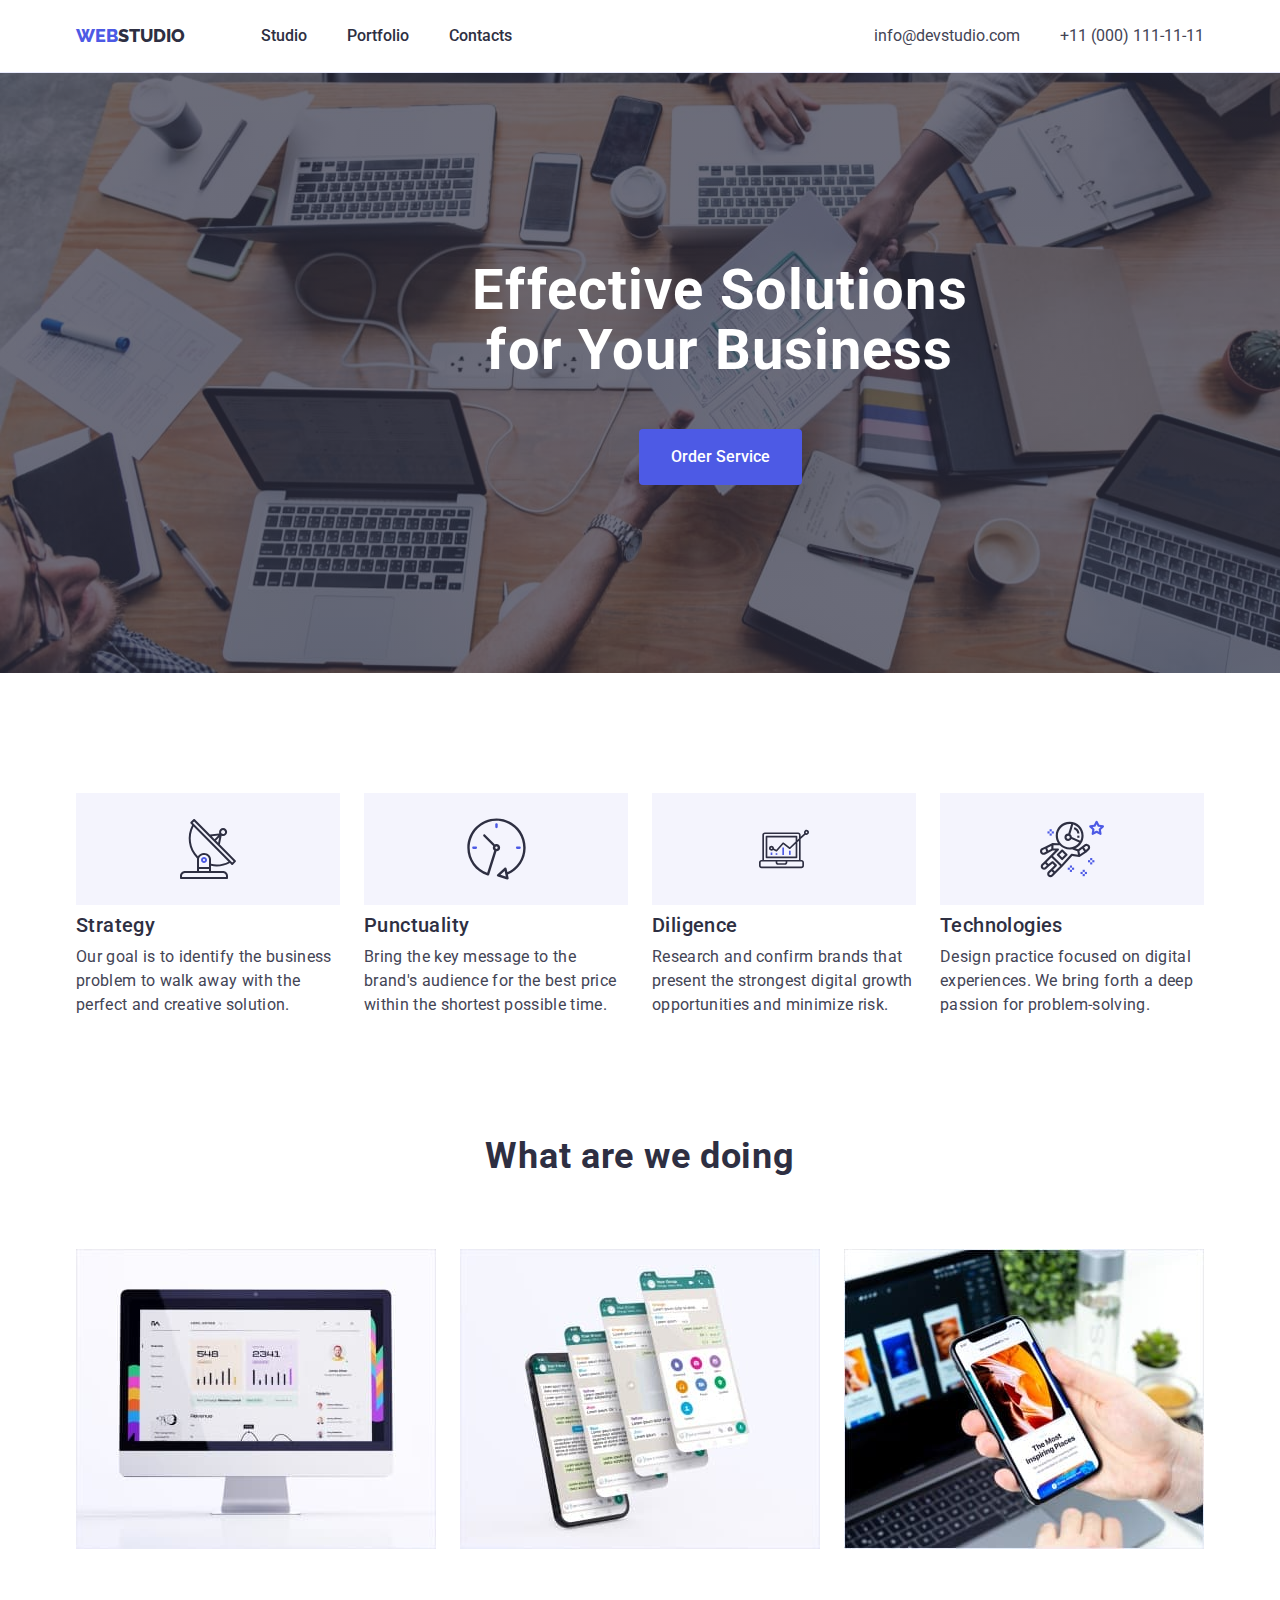
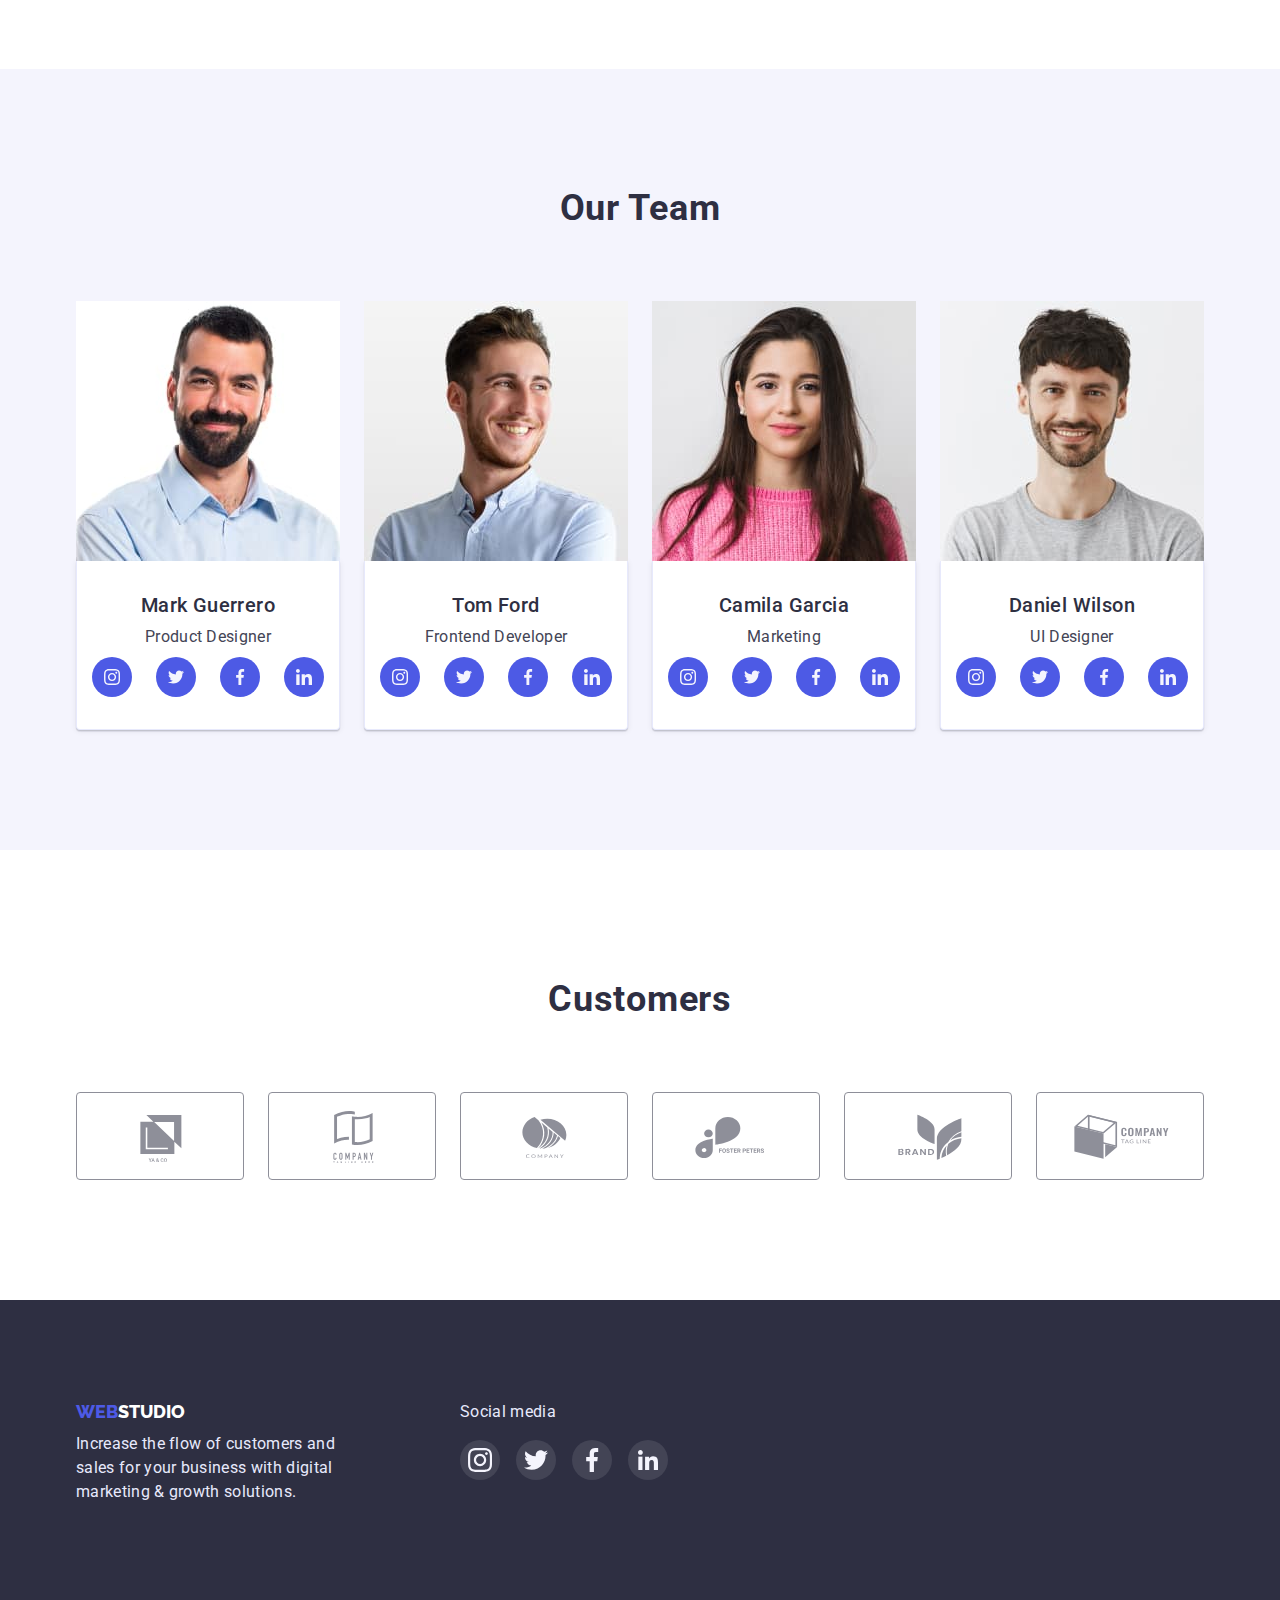
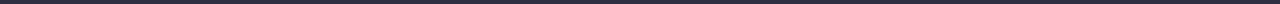
<file: index.html>
<!DOCTYPE html>
<html lang="en">
<head>
    <meta charset="UTF-8">
    <meta http-equiv="X-UA-Compatible" content="IE=edge">
    <meta name="viewport" content="width=device-width, initial-scale=1.0">
    <title>WebStudio</title>
    <link rel="preconnect" href="https://fonts.googleapis.com">
    <link rel="preconnect" href="https://fonts.gstatic.com" crossorigin>
    <link href="https://fonts.googleapis.com/css2?family=Raleway:wght@800&family=Roboto:ital,wght@0,400;0,500;0,700;1,900&display=swap" rel="stylesheet">
    <link rel="stylesheet" href="https://cdn.jsdelivr.net/npm/modern-normalize@1.1.0/modern-normalize.min.css">
    <link rel="stylesheet" href="./css/styles.css">
</head>
<body class="all-page">
    <header class="page-header">
        <div class="container page-header-container">
            <nav class="page-nav">
                <a class="logo-web link" href="./index.html">Web<span class="logo-stu-header">Studio</span></a>
                <ul class="menu-nav list">
                    <li class="menu-item">
                        <a class="menu-studio link nav-head change" href="./index.html">Studio</a>
                    </li>
                    <li class="menu-item">
                        <a class="menu-potfolio link nav-head change" href="./portfolio.html">Portfolio</a>
                    </li>
                    <li class="menu-item">
                        <a class="menu-contact link nav-head change" href="">Contacts</a>
                    </li>
                </ul>
            </nav>
            <address class="address">
                <ul class="list conect">
                    <li class="conect-li-add">
                        <a class="address-post link change" href="mailto:info@devstudio.com">info@devstudio.com</a>
                    </li>
                    <li class="conect-li-pst">
                        <a class="contact-phone link change" href="tel:+110001111111">+11 (000) 111-11-11</a>
                    </li>
                </ul>
            </address>
        </div>
    </header>
    <main class="main-content">
        <section class="hero">
            <div class="container">
                <h1 class="hero-coll">Effective Solutions for Your Business</h1>
                 <button class="modal-btn" type="button">Order Service</button>
            </div>
        </section>
        <section class="valuet indent-page">
            <div class="container">
                <div class="valuet-about">
                <h2 class="title valet-our">Our valuet</h2>
                <ul class="list valuet-list">
                    <li class="valuet-distance">
                        <div class="valuet-intem">
                            <svg class="valuet-pictures antenna" width="60" height="64">
                                <use href="./images/sptite.svg#icon-antenna"></use>
                            </svg>
                        </div>
                        <h3 class="subtitle valuet-strategy">Strategy</h3>
                        <p class="paragraph">Our goal is to identify the business problem to walk away with the perfect and creative solution. </p>
                    </li>
                    <li class="valuet-distance">
                        <div class="valuet-intem">
                            <svg class="valuet-pictures clock" width="61" height="64">
                                <use href="./images/sptite.svg#icon-clock"></use>
                            </svg>
                        </div>
                        <h3 class="subtitle valuet-strategy">Punctuality</h3>
                        <p class="paragraph">Bring the key message to the brand's audience for the best price within the shortest possible time.</p>
                    </li>
                    <li class="valuet-distance">
                        <div class="valuet-intem">
                            <svg class="valuet-pictures clock" width="64" height="50">
                                <use href="./images/sptite.svg#icon-diagram"></use>
                            </svg>
                        </div>
                        <h3 class="subtitle valuet-strategy">Diligence</h3>
                        <p class="paragraph">Research and confirm brands that present the strongest digital growth opportunities and minimize risk.</p>
                    </li>
                    <li class="valuet-distance">
                        <div class="valuet-intem">
                            <svg class="valuet-pictures astronaut" width="64" height="64">
                                <use href="./images/sptite.svg#icon-astronaut"></use>
                            </svg>
                        </div>
                        <h3 class="subtitle valuet-strategy">Technologies</h3>
                        <p class="paragraph">Design practice focused on digital experiences. We bring forth a deep passion for problem-solving.</p>
                    </li>
                </ul>
            </div>
        </section>
        <section class="doing indent-page">
            <div class="container">
            <h2 class="title doing-what">What are we doing</h2>
            <ul class="list photo-doing">
                <li class="doing-distance">
                    <img src="./images/screen.jpg" alt="screen">
                </li>
                <li class="doing-distance">
                    <img src="./images/chatbot.jpg" alt="chatbot">
                </li>
                <li>
                    <img src="./images/phon_screen.jpg" alt="phone">
                </li class="doing-distance">
            </ul>
            </div>
        </section>
        <section class="team indent-page">
            <div class="container">
                <h2 class="title tim-our">Our Team</h2>
                <ul class="list photo-team">
                    <li class="team-distance">
                        <img src="./images/mark_guerrero.jpg " alt="Mark Guerrero" class="">
                        <div class="team-card">
                            <h3 class="subtitle">Mark Guerrero</h3>
                            <p class="paragraph">Product Designer</p>
                            <ul class="social-list list">
                                <li class="social-list-intem">
                                    <a href="" class="social-list-link link">
                                        <svg class="social-list-icon" width="16" height="16">
                                            <use href="./images/sptite.svg#icon-instagram"></use>
                                        </svg>
                                    </a>
                                </li>
                                <li class="social-list-intem">
                                    <a href="" class="social-list-link list">
                                        <svg class="social-list-icon" width="16" height="16">
                                            <use href="./images/sptite.svg#icon-twitter"></use>
                                        </svg>
                                    </a>
                                </li>
                                <li class="social-list-intem">
                                    <a href="" class="social-list-link">
                                        <svg class="social-list-icon" width="16" height="16">
                                            <use href="./images/sptite.svg#icon-facebook"></use>
                                        </svg>
                                    </a>
                                </li>
                                <li class="social-list-intem">
                                    <a href="" class="social-list-link">
                                        <svg class="social-list-icon" width="16" height="16">
                                            <use href="./images/sptite.svg#icon-linkedin"></use>
                                        </svg>
                                    </a>
                                </li>
                            </ul>
                        </div>
                    </li>
                    <li class="team-distance">
                        <img src="./images/tom_ord.jpg" alt="Tom Ford" class="">
                        <div class="team-card">
                            <h3 class="subtitle">Tom Ford</h3>
                            <p class="paragraph">Frontend Developer</p>
                            <ul class="social-list list">
                                <li class="social-list-intem">
                                    <a href="" class="social-list-link link">
                                        <svg class="social-list-icon" width="16" height="16">
                                            <use href="./images/sptite.svg#icon-instagram"></use>
                                        </svg>
                                    </a>
                                </li>
                                <li class="social-list-intem">
                                    <a href="" class="social-list-link list">
                                        <svg class="social-list-icon" width="16" height="16">
                                            <use href="./images/sptite.svg#icon-twitter"></use>
                                        </svg>
                                    </a>
                                </li>
                                <li class="social-list-intem">
                                    <a href="" class="social-list-link">
                                        <svg class="social-list-icon" width="16" height="16">
                                            <use href="./images/sptite.svg#icon-facebook"></use>
                                        </svg>
                                    </a>
                                </li>
                                <li class="social-list-intem">
                                    <a href="" class="social-list-link">
                                        <svg class="social-list-icon" width="16" height="16">
                                            <use href="./images/sptite.svg#icon-linkedin"></use>
                                        </svg>
                                    </a>
                                </li>
                            </ul>
                        </div>
                    </li>
                    <li class="team-distance">
                        <img src="./images/camila_garcia.jpg" alt="Camila Garcia" class="">
                        <div class="team-card">
                            <h3 class="subtitle">Camila Garcia</h3>
                            <p class="paragraph">Marketing</p>
                            <ul class="social-list list">
                                <li class="social-list-intem">
                                    <a href="" class="social-list-link link">
                                        <svg class="social-list-icon" width="16" height="16">
                                            <use href="./images/sptite.svg#icon-instagram"></use>
                                        </svg>
                                    </a>
                                </li>
                                <li class="social-list-intem">
                                    <a href="" class="social-list-link list">
                                        <svg class="social-list-icon" width="16" height="16">
                                            <use href="./images/sptite.svg#icon-twitter"></use>
                                        </svg>
                                    </a>
                                </li>
                                <li class="social-list-intem">
                                    <a href="" class="social-list-link">
                                        <svg class="social-list-icon" width="16" height="16">
                                            <use href="./images/sptite.svg#icon-facebook"></use>
                                        </svg>
                                    </a>
                                </li>
                                <li class="social-list-intem">
                                    <a href="" class="social-list-link">
                                        <svg class="social-list-icon" width="16" height="16">
                                            <use href="./images/sptite.svg#icon-linkedin"></use>
                                        </svg>
                                    </a>
                                </li>
                            </ul>
                        </div>
                    </li>
                    <li class="team-distance">
                        <img src="./images/daniel_wilson.jpg" alt="Daniel Wilson" class="">
                        <div class="team-card">
                            <h3 class="subtitle">Daniel Wilson</h3>
                            <p class="paragraph">UI Designer</p>
                            <ul class="social-list list">
                                <li class="social-list-intem">
                                    <a href="" class="social-list-link link">
                                        <svg class="social-list-icon" width="16" height="16">
                                            <use href="./images/sptite.svg#icon-instagram"></use>
                                        </svg>
                                    </a>
                                </li>
                                <li class="social-list-intem">
                                    <a href="" class="social-list-link list">
                                        <svg class="social-list-icon" width="16" height="16">
                                            <use href="./images/sptite.svg#icon-twitter"></use>
                                        </svg>
                                    </a>
                                </li>
                                <li class="social-list-intem">
                                    <a href="" class="social-list-link">
                                        <svg class="social-list-icon" width="16" height="16">
                                            <use href="./images/sptite.svg#icon-facebook"></use>
                                        </svg>
                                    </a>
                                </li>
                                <li class="social-list-intem">
                                    <a href="" class="social-list-link">
                                        <svg class="social-list-icon" width="16" height="16">
                                            <use href="./images/sptite.svg#icon-linkedin"></use>
                                        </svg>
                                    </a>
                                </li>
                            </ul>
                        </div>
                    </li>
                </ul>
            </div>
        </section>
        <section class="customer">
            <div class="container customer-logo">
                <h2 class="title customers-every">Customers</h2>
                <ul class="customer-logo-list list">
                    <li class="customer-box">
                         <a href=""class="customer-list-link link">
                            <svg class="customer-logo-first logo-box" width="104" height="56">
                                <use href="./images/sptite.svg#icon-logo-first"></use>
                            </svg>
                        </a>
                    </li>
                    <li class="customer-box">
                        <a href="" class="customer-list-link link">
                            <svg class="customer-logo-one logo-box" width="104" height="56">
                                <use href="./images/sptite.svg#icon-logo-on"></use>
                            </svg>
                        </a>
                    </li>
                    <li class="customer-box">
                        <a href="" class="customer-list-link link">
                            <svg class="customer-logo-two logo-box" width="104" height="56">
                                <use href="./images/sptite.svg#icon-logo-two"></use>
                            </svg>
                        </a>
                    </li>
                    <li class="customer-box">
                        <a href="" class="customer-list-link link">
                            <svg class="customer-logo-three logo-box" width="104" height="56">
                                <use href="./images/sptite.svg#icon-logo-three"></use>
                            </svg>
                        </a>
                    </li>
                    <li class="customer-box">
                        <a href="" class="customer-list-link link">
                            <svg class="customer-logo-for logo-box" width="104" height="56">
                                <use href="./images/sptite.svg#icon-logo-for"></use>
                            </svg>
                        </a>
                    </li>
                    <li class="customer-box">
                        <a href="" class="customer-list-link link">
                            <svg class="customert-logo-fiv logo-box" width="104" height="56">
                                <use classs="logo-cheng" href="./images/sptite.svg#icon-logo-fiv"></use>
                            </svg>
                        </a>
                    </li>
                </ul>
            </div>
        </section>
    </main>
    <footer class="footer">
        <div class="container">
            <ul class="list footer-contant">
                <li class="footer-intem">
                    <a class="logo-web footer-logo link" href="./index.html">Web<span class="logo-stu-footer">Studio</span></a>
                    <p class="paragraph benefist">Increase the flow of customers and sales for your business with digital marketing & growth solutions.</p>
                </li>
                <li class="footer-intem">
                    <p class="paragraph benefist-media">Social media</p>
                    <ul class="footer-social-list list">
                        <li class="footer-social-list-intem">
                            <a href="" class="footer-social-list-link">
                                <svg class="social-list-icon" width="24" height="24">
                                    <use href="./images/sptite.svg#icon-instagram"></use>
                                </svg>
                            </a>
                        </li>
                        <li class="footer-social-list-intem">
                            <a href="" class="footer-social-list-link list">
                                <svg class="social-list-icon" width="24" height="24">
                                    <use href="./images/sptite.svg#icon-twitter"></use>
                                </svg>
                            </a>
                        </li>
                        <li class="footer-social-list-intem">
                            <a href="" class="footer-social-list-link">
                                <svg class="social-list-icon" width="24" height="24">
                                    <use href="./images/sptite.svg#icon-facebook"></use>
                                </svg>
                            </a>
                        </li>
                        <li class="footer-social-list-intem">
                            <a href="" class="footer-social-list-link">
                                <svg class="social-list-icon" width="20" height="20">
                                <use href="./images/sptite.svg#icon-linkedin"></use>
                                </svg>
                            </a>
                        </li>
                    </ul>
                </li>
            </ul>
        </div>
    </footer>
</body>
</html>
</file>
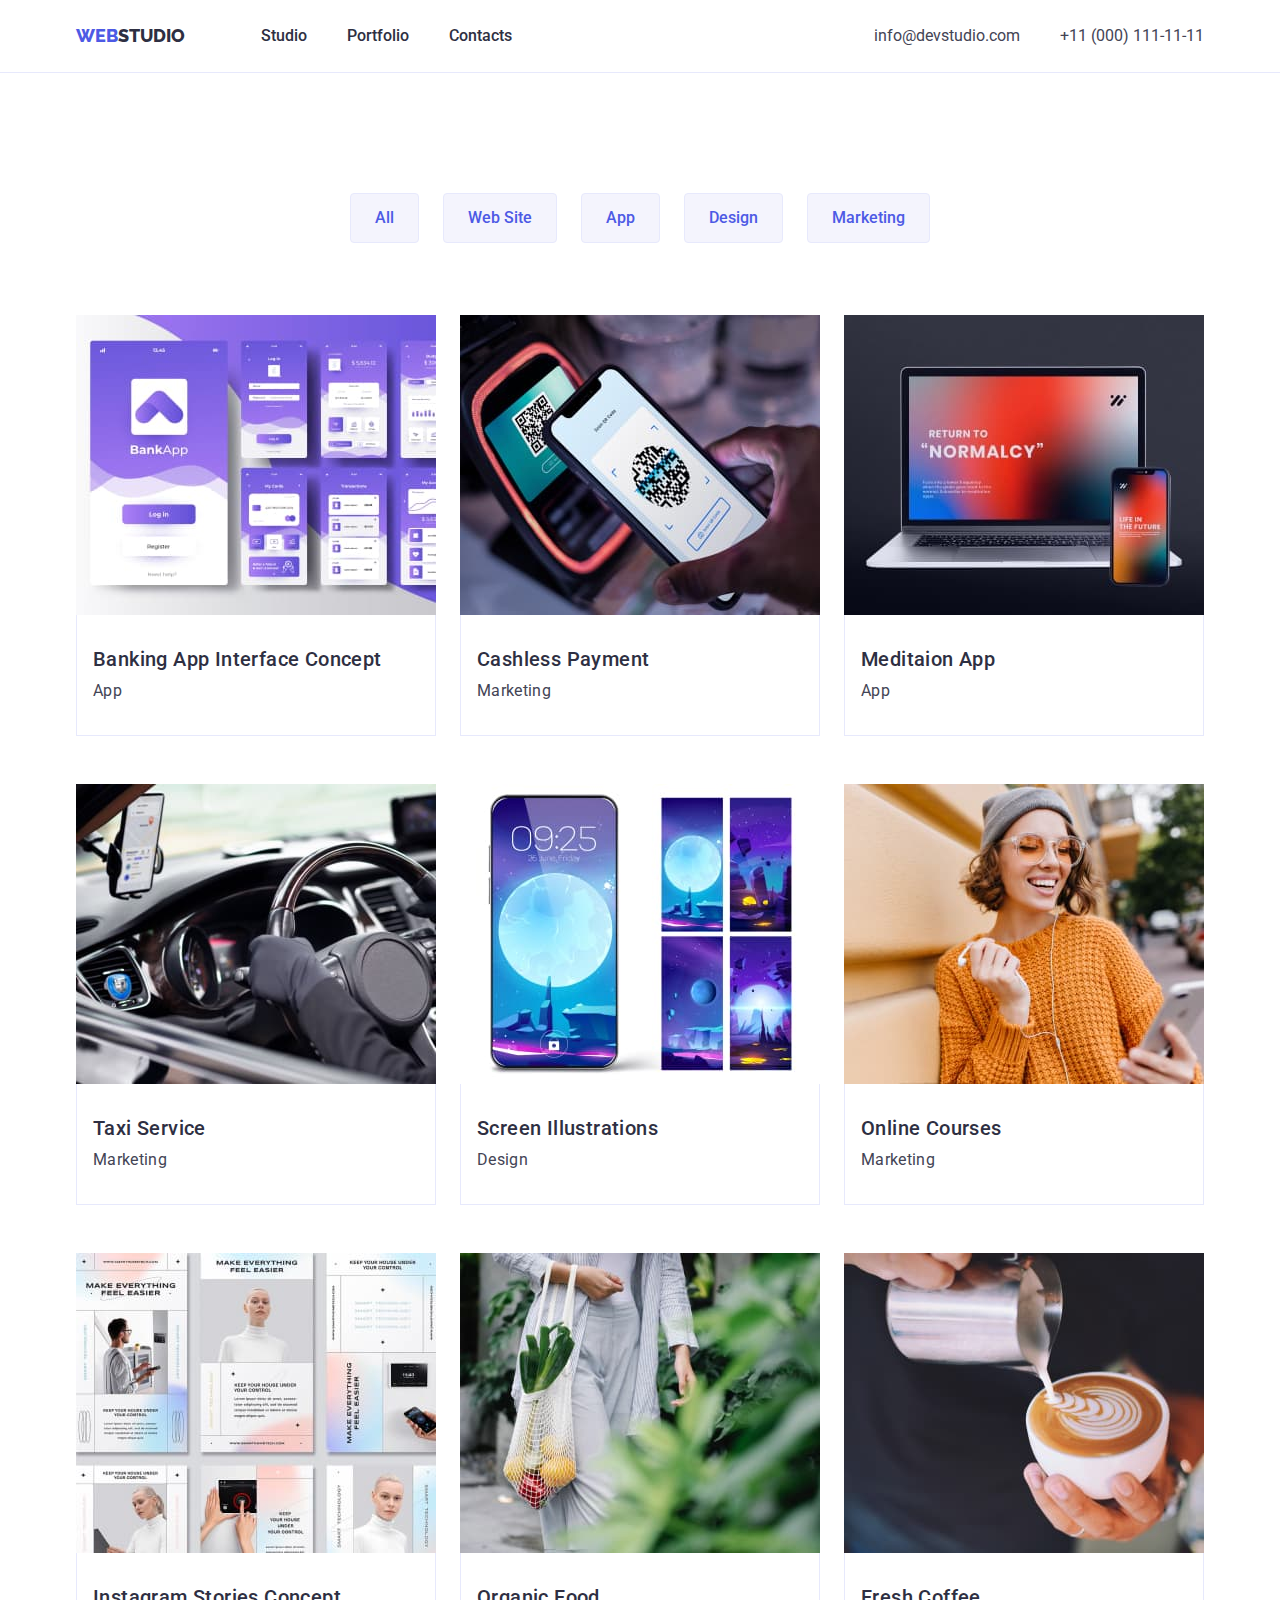
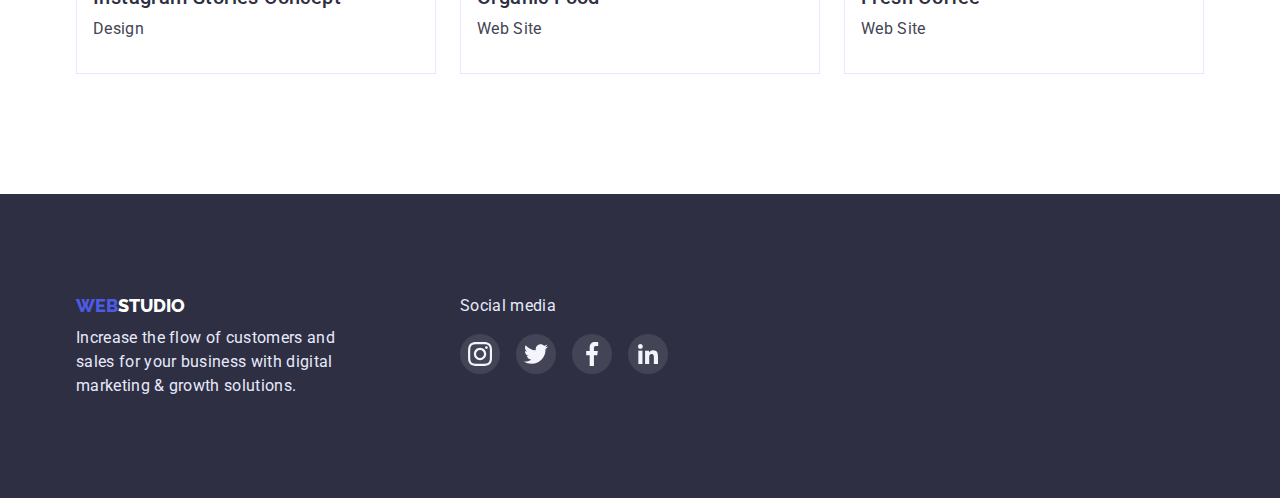
<file: portfolio.html>
<!DOCTYPE html>
<html lang="en">
<head>
    <meta charset="UTF-8">
    <meta http-equiv="X-UA-Compatible" content="IE=edge">
    <meta name="viewport" content="width=device-width, initial-scale=1.0">
    <title>WebStudio</title>
    <link rel="preconnect" href="https://fonts.googleapis.com">
    <link rel="preconnect" href="https://fonts.gstatic.com" crossorigin>
    <link href="https://fonts.googleapis.com/css2?family=Raleway:wght@800&family=Roboto:ital,wght@0,400;0,500;0,700;1,900&display=swap" rel="stylesheet">
    <link rel="stylesheet" href="https://cdn.jsdelivr.net/npm/modern-normalize@1.1.0/modern-normalize.min.css">
    <link rel="stylesheet" href="./css/styles.css">
</head>
<body>
    <header class="page-header">
        <div class="container page-header-container">
            <nav class="page-nav">
                <a class="logo-web link" href="./index.html">Web<span class="logo-stu-header">Studio</span></a>
                <ul class="menu-nav list">
                    <li class="menu-item">
                    <a class="menu-studio link nav-head change" href="./index.html">Studio</a>
                    </li>
                    <li class="menu-item">
                    <a class="menu-potfolio link nav-head change" href="./portfolio.html">Portfolio</a>
                    </li>
                    <li class="menu-item">
                    <a class="menu-contact link nav-head change" href="">Contacts</a>
                    </li>
                </ul>
            </nav>
            <address class="address">
                <ul class="list conect">
                    <li class="conect-li-add">
                        <a class="address-post link change" href="mailto:info@devstudio.com">info@devstudio.com</a>
                    </li>
                    <li class="conect-li-pst">
                        <a class="contact-phone link change" href="tel:+110001111111">+11 (000) 111-11-11</a>
                    </li>
                </ul>
            </address>
        </div>
    </header>
    <main class="main-portfolio">
        <section class="works indent-page">
            <div class="container">
                <h1 class="works-our">Our works</h1>
                <ul class="list button-nov-list">
                    <li>
                         <button type="button" class="button-nov">All</button>
                    </li>
                    <li>
                        <button type="button" class="button-nov">Web Site</button>
                    </li>
                    <li>
                        <button type="button" class="button-nov">App</button>
                    </li>
                    <li>
                        <button type="button" class="button-nov">Design</button>
                    </li>
                    <li>
                        <button type="button" class="button-nov">Marketing</button>
                    </li>
                </ul>  
                <ul class="list case-list">
                    <li class="case-distance-foto">
                        <div class="case-list-img-wrapper">
                            <img src="./images/foto2/banking.jpg" alt="Banking App Interface Concept" class="case-img-intem">
                            <p class="paragraph overlay">14 Stylish and User-Friendly App Design Concepts · Task Manager App · Calorie Tracker App · Exotic Fruit Ecommerce App · Cloud Storage App</p>
                        </div>
                        <div class="case-distance">
                            <h2 class="subtitle">Banking App Interface Concept</h2>
                            <p class="paragraph">App</p>
                        </div>
                    </li>
                    <li class="case-distance-foto">
                        <div class="case-list-img-wrapper">
                            <img src="./images/foto2/cashless_payment.jpg" alt="Cashless Payment" class=""> 
                            <p class="paragraph overlay">14 Stylish and User-Friendly App Design Concepts 
                                · Task Manager App · Calorie Tracker App · Exotic Fruit Ecommerce App · Cloud Storage App</p> 
                        </div>
                        <div class="case-distance">
                            <h2 class="subtitle">Cashless Payment</h2>
                            <p class="paragraph">Marketing</p>
                        </div>
                    </li>
                    <li class="case-distance-foto">
                        <div class="case-list-img-wrapper">
                            <img src="./images/foto2/meditaion.jpg" alt="Meditaion App" class="">
                            <p class="paragraph overlay">14 Stylish and User-Friendly App Design Concepts 
                                · Task Manager App · Calorie Tracker App · Exotic Fruit Ecommerce App · Cloud Storage App</p> 
                        </div>
                        <div class="case-distance">
                            <h2 class="subtitle">Meditaion App</h2>
                            <p class="paragraph">App</p>
                        </div>
                    </li>
                    <li class="case-distance-foto">
                        <div class="case-list-img-wrapper">
                            <img src="./images/foto2/taxi_service.jpg" alt="Taxi Service" class="">
                            <p class="paragraph overlay">14 Stylish and User-Friendly App Design Concepts 
                                · Task Manager App · Calorie Tracker App · Exotic Fruit Ecommerce App · Cloud Storage App</p> 
                        </div>
                        <div class="case-distance">
                            <h2 class="subtitle">Taxi Service</h2>
                            <p class="paragraph">Marketing</p>
                        </div>
                    </li>
                    <li class="case-distance-foto">
                        <div class="case-list-img-wrapper">
                            <img src="./images/foto2/screen_illustrations.jpg" alt="Screen Illustration" class="">
                            <p class="paragraph overlay">14 Stylish and User-Friendly App Design Concepts 
                                · Task Manager App · Calorie Tracker App · Exotic Fruit Ecommerce App · Cloud Storage App</p> 
                        </div>
                        <div class="case-distance">
                            <h2 class="subtitle">Screen Illustrations</h2>
                            <p class="paragraph">Design</p>
                        </div>
                    </li>
                    <li class="case-distance-foto">
                        <div class="case-list-img-wrapper">
                            <img src="./images/foto2/online_ourses.jpg" alt="Online Courses" class="">
                            <p class="paragraph overlay">14 Stylish and User-Friendly App Design Concepts 
                                · Task Manager App · Calorie Tracker App · Exotic Fruit Ecommerce App · Cloud Storage App</p> 
                        </div>
                        <div class="case-distance">
                            <h2 class="subtitle">Online Courses</h2>
                            <p class="paragraph">Marketing</p>
                        </div>
                    </li>
                    <li class="case-distance-foto">
                        <div class="case-list-img-wrapper">
                            <img src="./images/foto2/instagram_stories.jpg" alt="Instagram Stories Concept" class="">
                            <p class="paragraph overlay">14 Stylish and User-Friendly App Design Concepts 
                                · Task Manager App · Calorie Tracker App · Exotic Fruit Ecommerce App · Cloud Storage App</p> 
                        </div>
                        <div class="case-distance">
                            <h2 class="subtitle">Instagram Stories Concept</h2>
                            <p class="paragraph">Design</p>
                        </div>
                    </li>
                    <li class="case-distance-foto">
                        <div class="case-list-img-wrapper">
                            <img src="./images/foto2/organic_food.jpg" alt="Organic Food" class="">
                            <p class="paragraph overlay">14 Stylish and User-Friendly App Design Concepts 
                                · Task Manager App · Calorie Tracker App · Exotic Fruit Ecommerce App · Cloud Storage App</p> 
                        </div>
                        <div class="case-distance">
                            <h2 class="subtitle">Organic Food</h2>
                            <p class="paragraph">Web Site</p>
                        </div>
                    </li>
                    <li class="case-distance-foto">
                        <div class="case-list-img-wrapper">
                            <img src="./images/foto2/fresh_coffee.jpg" alt="Fresh Coffee" class="">
                            <p class="paragraph overlay">14 Stylish and User-Friendly App Design Concepts 
                                · Task Manager App · Calorie Tracker App · Exotic Fruit Ecommerce App · Cloud Storage App</p> 
                        </div>
                        <div class="case-distance">
                            <h2 class="subtitle">Fresh Coffee</h2>
                            <p class="paragraph">Web Site</p>   
                        </div>
                    </li>
                </ul>
            </div>
        </section>
    </main>
    <footer class="footer">
        <div class="container">
            <ul class="list footer-contant">
                <li class="footer-intem">
                    <a class="logo-web footer-logo link" href="./index.html">Web<span class="logo-stu-footer">Studio</span></a>
                    <p class="paragraph benefist">Increase the flow of customers and sales for your business with digital marketing & growth solutions.</p>
                </li>
                <li class="footer-intem">
                    <p class="paragraph benefist-media">Social media</p>
                    <ul class="footer-social-list list">
                        <li class="footer-social-list-intem">
                            <a href="" class="footer-social-list-link">
                                <svg class="social-list-icon" width="24" height="24">
                                    <use href="./images/sptite.svg#icon-instagram"></use>
                                </svg>
                            </a>
                        </li>
                        <li class="footer-social-list-intem">
                            <a href="" class="footer-social-list-link list">
                                <svg class="social-list-icon" width="24" height="24">
                                    <use href="./images/sptite.svg#icon-twitter"></use>
                                </svg>
                            </a>
                        </li>
                        <li class="footer-social-list-intem">
                            <a href="" class="footer-social-list-link">
                                <svg class="social-list-icon" width="24" height="24">
                                    <use href="./images/sptite.svg#icon-facebook"></use>
                                </svg>
                            </a>
                        </li>
                        <li class="footer-social-list-intem">
                            <a href="" class="footer-social-list-link">
                                <svg class="social-list-icon" width="20" height="20">
                                <use href="./images/sptite.svg#icon-linkedin"></use>
                                </svg>
                            </a>
                        </li>
                    </ul>
                </li>
            </ul>
        </div>
    </footer>
</body>
</html>
</file>
<file: css/styles.css>
:root {
    --primary-text-color:#2E2F42;
    --title-text-color:#434455;
    --accent-color:#4D5AE5;
    --accent-color-hard:#404BBF; 
    --hero-light-accent: #FFFFFF;
    --rerely-color:#E7E9FC;
    --all-page-color: #E5E5E5;
    --lidht-shade:#F4F4FD;
    --logo-case:#8E8F99 

}

.list {
    list-style: none;
}
.link {
    text-decoration: none;
}
h1,
h2,
h3,
h4,
p {
    margin-top: 0;
    margin-bottom: 0;
}
ul {
    margin-top: 0;
    margin-bottom: 0;
    padding-left: 0;
    margin-left: 0;
    margin-right: 0;
}

img {
    display:block;
}

button {
    cursor: pointer;
}
.container {
    width: 1158px;
    margin-left: auto;
    margin-right: auto;
    padding-left: 15px;
    padding-right: 15px;
}
.indent-page {
    padding-top: 120px;
    padding-bottom: 120px;
}
.paragraph {
    margin-top: 8px;
}
/*== section header =========================================*/
.page-header {
    background:var(--hero-light-accent);
    border-bottom: 1px solid var(--rerely-color);
    padding-top: 24px;
    padding-bottom: 24px;

    
}
.page-header-container {
    display: flex;
    align-items: center;
}
.page-header-container, 
.page-nav, 
.conect,
.menu-nav,
.valuet-list,
.photo-doing,
.photo-team {
    display: flex;
    align-items: center;
    
}

.logo-web {
    margin-right: 76px;
}
.menu-nav {
    gap: 40px;
}
.address {
    margin-left: auto;
}
.conect-li-add {
    margin-right: 40px;
}
/*== content header ==*/

.logo-web {
    font-family: 'Raleway', sans-serif;
    font-style: normal;
    font-weight: 800;
    font-size: 18px;
    line-height: 1.33;
    text-transform: uppercase;
    color: var(--accent-color);
}
.logo-stu-header {
    color: var(--primary-text-color);
}
.nav-head {
    font-weight: 500;
    font-size: 16px;
    line-height: 1.5;
    color:var(--primary-text-color)
}

.address-post, 
.contact-phone {
    font-style: normal;
    font-weight: 400;
    font-size: 16px;
    line-height: 1.5;
    color:var(--title-text-color);
}
/*===========================body==========================*/
body {
    font-family: 'Roboto', sans-serif;
    color: var(--primary-text-color);
    background-color: var(var(--all-page-color));
}
/*+++++++ content all body +++++++*/
/* little subtitle */
.subtitle {
    font-style: normal;
    font-weight: 500;
    font-size: 20px;
    line-height: 1.2;
    letter-spacing: 0.02em;
}
/* middle subtitle */
.title {
    font-style: normal;
    font-weight: 700;
    font-size: 36px;
    line-height: 1.11;
    letter-spacing: 0.02em;
}

.paragraph {
    font-style: normal;
    font-weight: 400;
    font-size: 16px;
    line-height: 1.5;
    color:var(--title-text-color);
    letter-spacing: 0.02em;
}
/* chenge text color */
.change:hover, 
.change:focus {
    color:var(--accent-color);
}

/*== section HERO ===========================================*/
.hero {
   
    width: 1440px;
    background-color: var(--primary-text-color);
    padding-top: 188px;
    padding-bottom: 188px;
    background-image: linear-gradient(rgba(46, 47, 66, 0.7),rgba(46, 47, 66, 0.7)), url("../images/foto2/people-office.jpg");
    background-size: cover; 
    background-color: #2E2F42;
}
/*+++++++ content HERO +++++++*/
/* big subtitle */
.hero-coll {
    font-weight: 700;
    font-size: 56px;
    line-height: 1.07;
    color: var(--hero-light-accent);
    letter-spacing: 0.02em;
    text-align: center;
    width: 500px;
    margin-bottom: 48px;
    display: block;
    margin-left: auto;
    margin-right: auto;
}
.modal-btn {
    font-family: 'Roboto', sans-serif;
    font-weight: 500;
    font-size: 16px;
    line-height: 1.5;
    color:var(--hero-light-accent);
    background: #4D5AE5;   
    padding: 16px 32px;
    border-radius: 4px;
    display: block;
    margin:0 auto;
    border-width: 0px;
}
.modal-btn:hover,
.modal-btn:focus {
    background-color: var(--accent-color-hard);
}
/*== section VALUET =========================================*/ 
.valuet-list {
    display: flex;
    gap: 24px;
}
.valuet-distance {
    flex-basis: calc((100% - 72px) / 4);
    display: block;
    border-radius: 4px;

}

.valuet-intem {
    width: 100%;
    height: 112px;
    background-color: var(--lidht-shade);

    display: flex;
    justify-content: center;
    align-items: center;
    margin-bottom: 8px;
}

.valuet {
    padding-bottom: 0;

}
.valet-our {
    display: none;
}
.photo-doing {
    display: flex;
    flex-wrap: wrap;
    gap: 24px;
}
.doing-distance {
    flex-basis: calc((100% - 48px) / 3);
}
.doing-what {
    margin-bottom: 72px;
    text-align: center;
}

/*== section Team ===========================================*/ 
.team {
    background-color: var(--lidht-shade)
}
.tim-our {
    margin-bottom: 72px;
    text-align: center;
}
.photo-team{
    display: flex;
    flex-wrap: wrap;
    gap: 24px;
}
.team-distance {
    flex-basis: calc((100% - 72px) / 4);
    margin-left: 0;
}
.team-card {
    background: #FFFFFF;
    border: 1px solid #E7E9FC;
    border-top: 0;
    padding-top: 32px;
    padding-bottom: 32px;
    text-align: center;
    box-shadow: 0px 1px 6px rgba(46, 47, 66, 0.08), 0px 1px 1px rgba(46, 47, 66, 0.16), 0px 2px 1px rgba(46, 47, 66, 0.08);
    border-radius: 0px 0px 4px 4px;
}

.social-list {
    display: flex;
    justify-content: center;
    flex-wrap: wrap;
    gap: 24px;
    margin-top: 8px;

}
.social-list-link {
    display: flex;
    justify-content: center;
    align-items: center;
    width: 40px;
    height: 40px;
    border-radius: 50%;
    background-color: #4D5AE5;
}
.social-list-link:hover,
.social-list-link:focus {
    background-color: #404BBF;
}
/*== section customer ========================================*/ 
/*== customer H =======*/ 
.customer {
    padding-top: 130px;
    padding-bottom: 120px;
}
.customers-every {
    text-align: center;
    margin-bottom: 72px;
}
/*== customer logo =======*/ 
.customer-logo-list {
    display: flex;
    flex-wrap: wrap;
    gap: 24px;
    
}
.customer-box {
    flex-basis: calc((100% - 120px) / 6);
}
.customer-list-link {
    display: flex;
    width: 100%;
    height: 88px;
    border: 1px solid #8E8F99;
    border-radius: 4px;
    justify-content: center;
    align-items: center;
}
.customer-list-link:hover,
.customer-list-link:focus {
    border-color: #4D5AE5;
}

.logo-box {
    fill: #8E8F99;
}
.logo-box:hover,
.logo-box:focus {
    fill: #404BBF;
}
/*== section footer ========================================*/ 
.footer {
    background-color: var(--primary-text-color);
    padding-top: 100px;
    padding-bottom: 100px;
}
/*+++++++ content FOOTER +++++++*/
.footer-contant {
    display: flex;
    gap: 120px
}
.footer-intem {
    align-items:flex-start;
}
.footer-social-list-link:hover,
.footer-social-list-link:focus {
    background-color:#31D0AA;
}
.benefist {
    color:var(--rerely-color);
    width: 264px;
}
.benefist-media {
    color:var(--rerely-color);
    margin-bottom: 16px;
    margin-top: 0;
}
.logo-stu-footer {
    color: var(--hero-light-accent);
}
.footer-logo {
    margin-right: 0;
}
.footer-social-list {
    display: flex;
    align-items: center;
    gap: 16px;
}
.footer-social-list-link {
    display: flex;
    justify-content: center;
    align-items: center;
    width: 40px;
    height: 40px;
    border-radius: 50%;
    background-color:var(--title-text-color)
}
/*2============================ secod page ===============================*/
/*== кнопки меню ==*/
.works-our {
    display: none;
}
.button-nov-list {
    margin-bottom: 72px;
}
.button-nov {
    background-color: var(--rerely-color);
    color:var(--accent-color);
    font-family: 'Roboto', sans-serif;
    font-style: normal;
    font-weight: 500;
    font-size: 16px;
    line-height: 1.5;
    justify-content: center;
    align-items: center;
    padding-top: 12px;
    padding-bottom: 12px;
    padding-left: 24px;
    padding-right: 24px;
    background:var(--lidht-shade);
    border: 1px solid var(--rerely-color);
    border-radius: 4px;
}
.button-nov:hover,
.button-nov:focus {
    color: var(--hero-light-accent);
    background-color: var(--accent-color);
    box-shadow: 0px 3px 1px rgba(0, 0, 0, 0.1), 0px 2px 1px rgba(0, 0, 0, 0.08), 0px 2px 2px rgba(0, 0, 0, 0.12);

}
.button-nov-list {
    display: flex;
    flex-wrap: wrap;
    gap: 24px;
}
.case-list {
    display: flex;
    flex-wrap: wrap;
    row-gap: 48px;
    column-gap: 24px;
    
}
.case-distance-foto {
    flex-basis: calc((100% - 48px) / 3);
}
.button-nov-list {
    justify-content: center;
}

.case-distance {
    background: var(--hero-light-accent);
    border: 1px solid var(--rerely-color);
    border-top: 0;
    padding-top: 32px;
    padding-bottom: 32px;
    padding-left: 16px;
}
.case-distance-foto:hover {
    border: #434455;
    box-shadow: 0px 1px 6px rgba(46, 47, 66, 0.08), 0px 1px 1px rgba(46, 47, 66, 0.16), 0px 2px 1px rgba(46, 47, 66, 0.08);
}
.case-list-img-wrapper {
    position: relative;
    overflow: hidden;
}
.overlay {
    padding-left: 32px;
    padding-right: 32px;
    padding-top: 40px;
    background-color: #4D5AE5;
    margin-top: 0;
    margin-bottom: 0;
    color: #F4F4FD;

    position: absolute;
    width: 100%;
    height: 100%;
    left: 0;
    top: 0;
    overflow: auto;
    transform: translate(0, 100%);
    transition: transform 500ms linear; 
}
.case-list-img-wrapper:hover .overlay {
    transform: translate(0, 0);
}
/* new gap*------/bvdbj=============
</file>
